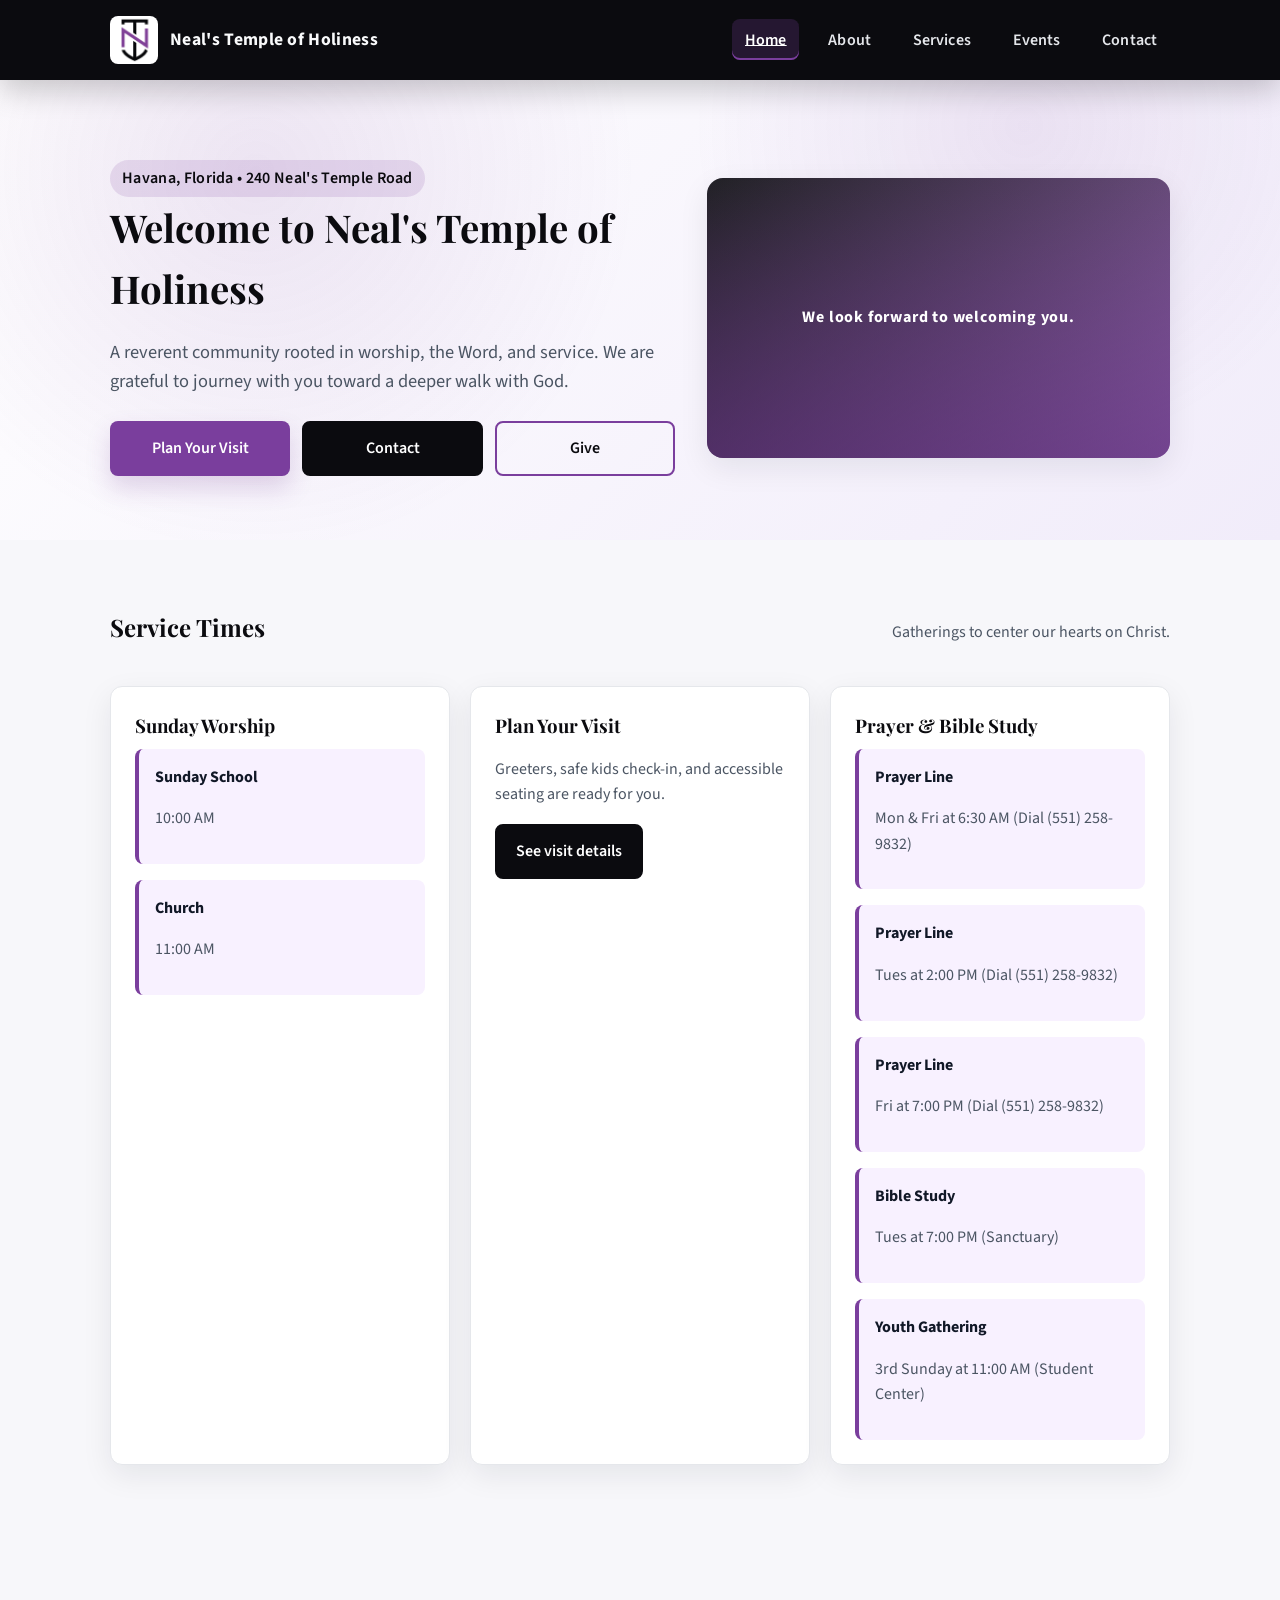
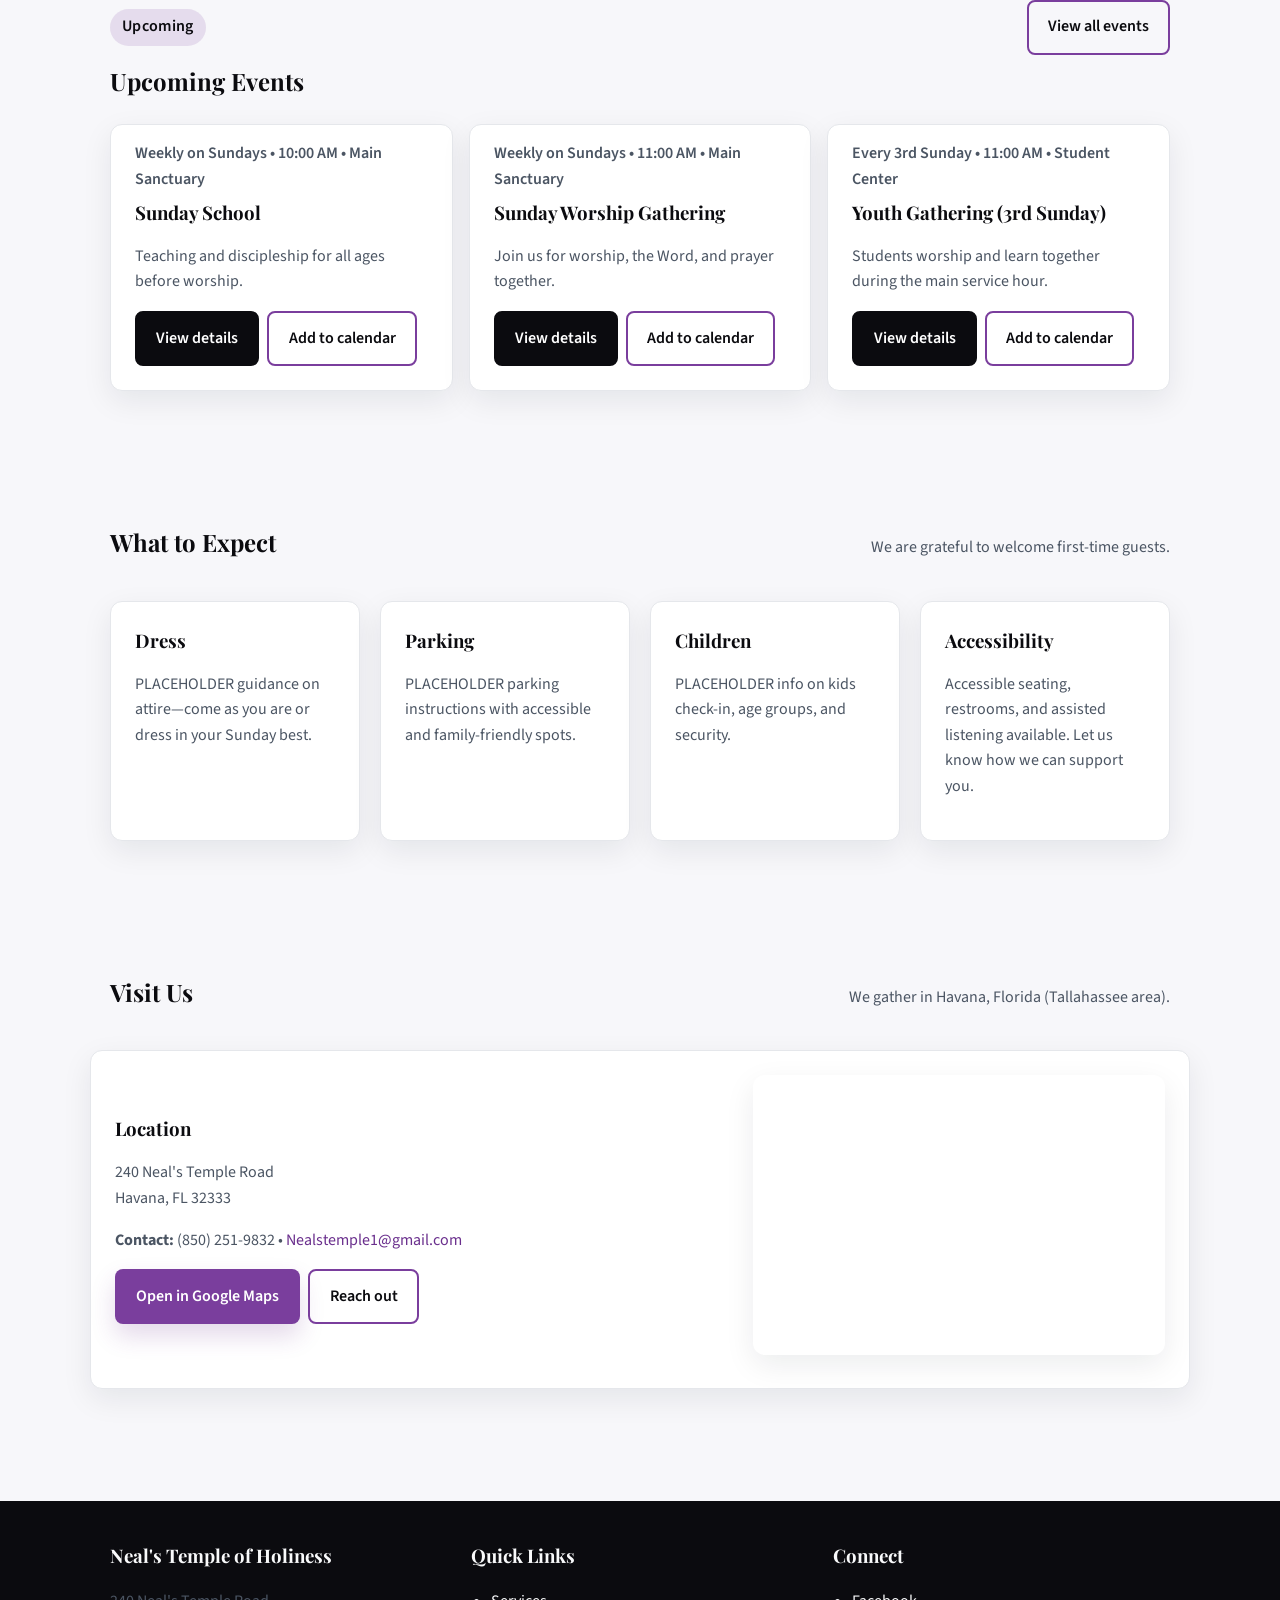
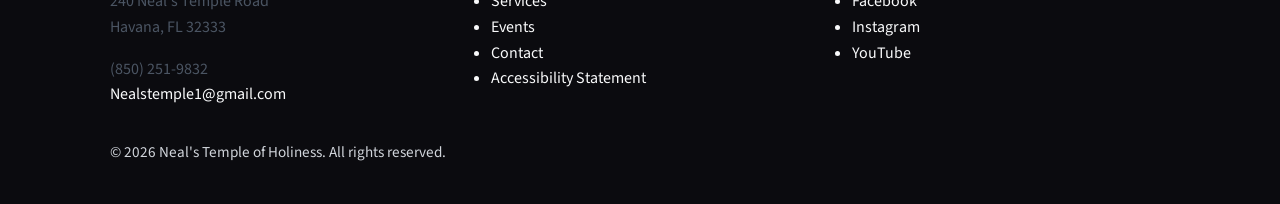
<file: index.html>
<!DOCTYPE html>
<html lang="en">
<head>
  <meta charset="UTF-8">
  <meta name="viewport" content="width=device-width, initial-scale=1.0">
  <title>Neal's Temple of Holiness | Welcome Home</title>
  <meta name="description" content="A welcoming church community in Havana, Florida (Tallahassee area) pursuing holiness, worship, and service.">
  <meta property="og:site_name" content="Neal's Temple of Holiness">
  <meta property="og:title" content="Neal's Temple of Holiness | Welcome Home">
  <meta property="og:description" content="Discover a welcoming church family in Havana, Florida (Tallahassee area).">
  <meta property="og:image" content="assets/images/hero-placeholder.jpg">
  <meta property="og:url" content="https://nealstempleofholiness.com/">
  <link rel="icon" href="assets/favicons/favicon.ico">
  <link rel="apple-touch-icon" href="assets/favicons/apple-touch-icon.png">
  <link rel="preconnect" href="https://fonts.googleapis.com">
  <link rel="preconnect" href="https://fonts.gstatic.com" crossorigin>
  <link href="https://fonts.googleapis.com/css2?family=Playfair+Display:wght@600;700&family=Source+Sans+3:wght@400;500;600;700&display=swap" rel="stylesheet">
  <link rel="stylesheet" href="assets/css/styles.css">
</head>
<body data-page="home">
  <a class="skip-link" href="#main">Skip to content</a>
  <header class="site-header">
    <div class="container">
      <a class="brand" href="index.html">
        <img src="brand/main_logo.jpg" alt="Neal's Temple of Holiness" onerror="this.style.display='none'; this.nextElementSibling.style.display='inline';">
        <span class="brand-fallback">Neal's Temple of Holiness</span>
      </a>
      <button class="nav-toggle" aria-expanded="false" aria-controls="nav-menu">
        <span class="sr-only">Toggle navigation</span>
        <span></span><span></span><span></span>
      </button>
      <nav class="site-nav" id="nav-menu">
        <ul class="nav-links">
          <li><a href="index.html" data-page="home">Home</a></li>
          <li><a href="about.html" data-page="about">About</a></li>
          <li><a href="services.html" data-page="services">Services</a></li>
          <li><a href="events.html" data-page="events">Events</a></li>
          <li><a href="contact.html" data-page="contact">Contact</a></li>
        </ul>
      </nav>
    </div>
  </header>

  <main id="main">
    <section class="hero">
      <div class="container hero-grid">
        <div>
          <div class="badge">Havana, Florida • 240 Neal's Temple Road</div>
          <h1>Welcome to Neal's Temple of Holiness</h1>
          <p class="lead">A reverent community rooted in worship, the Word, and service. We are grateful to journey with you toward a deeper walk with God.</p>
          <div class="cards-grid" style="gap:0.75rem; grid-template-columns: repeat(auto-fit, minmax(160px, 1fr));">
            <a class="btn btn-primary" href="services.html#plan">Plan Your Visit</a>
            <a class="btn btn-secondary" href="contact.html">Contact</a>
            <a class="btn btn-ghost" href="contact.html#giving">Give</a>
          </div>
        </div>
        <div class="hero-media" aria-hidden="true"></div>
      </div>
    </section>

    <section>
      <div class="container section-heading">
        <h2>Service Times</h2>
        <p>Gatherings to center our hearts on Christ.</p>
      </div>
      <div class="container cards-grid">
        <article class="card">
          <h3>Sunday Worship</h3>
          <div class="service-times">
            <div class="service-time">
              <strong>Sunday School</strong>
              <p>10:00 AM</p>
            </div>
            <div class="service-time">
              <strong>Church</strong>
              <p>11:00 AM</p>
            </div>
          </div>
        </article>
        <article class="card">
          <h3>Plan Your Visit</h3>
          <p>Greeters, safe kids check-in, and accessible seating are ready for you.</p>
          <a class="btn btn-secondary" href="services.html#plan">See visit details</a>
        </article>
        <article class="card">
          <h3>Prayer &amp; Bible Study</h3>
          <div class="service-times">
            <div class="service-time">
              <strong>Prayer Line</strong>
              <p>Mon &amp; Fri at 6:30 AM (Dial (551) 258-9832)</p>
            </div>
            <div class="service-time">
              <strong>Prayer Line</strong>
              <p>Tues at 2:00 PM (Dial (551) 258-9832)</p>
            </div>
            <div class="service-time">
              <strong>Prayer Line</strong>
              <p>Fri at 7:00 PM (Dial (551) 258-9832)</p>
            </div>
            <div class="service-time">
              <strong>Bible Study</strong>
              <p>Tues at 7:00 PM (Sanctuary)</p>
            </div>
            <div class="service-time">
              <strong>Youth Gathering</strong>
              <p>3rd Sunday at 11:00 AM (Student Center)</p>
            </div>
          </div>
        </article>
      </div>
    </section>

    <section aria-labelledby="upcoming-heading">
      <div class="container section-heading">
        <div>
          <p class="badge">Upcoming</p>
          <h2 id="upcoming-heading">Upcoming Events</h2>
        </div>
        <a class="btn btn-ghost" href="events.html#events">View all events</a>
      </div>
      <div class="container card-list" data-events="upcoming" aria-live="polite"></div>
    </section>

    <section>
      <div class="container section-heading">
        <h2>What to Expect</h2>
        <p>We are grateful to welcome first-time guests.</p>
      </div>
      <div class="container summary-grid">
        <article class="card">
          <h3>Dress</h3>
          <p>PLACEHOLDER guidance on attire—come as you are or dress in your Sunday best.</p>
        </article>
        <article class="card">
          <h3>Parking</h3>
          <p>PLACEHOLDER parking instructions with accessible and family-friendly spots.</p>
        </article>
        <article class="card">
          <h3>Children</h3>
          <p>PLACEHOLDER info on kids check-in, age groups, and security.</p>
        </article>
        <article class="card">
          <h3>Accessibility</h3>
          <p>Accessible seating, restrooms, and assisted listening available. Let us know how we can support you.</p>
        </article>
      </div>
    </section>

    <section>
      <div class="container section-heading">
        <h2>Visit Us</h2>
        <p>We gather in Havana, Florida (Tallahassee area).</p>
      </div>
      <div class="container card location-card">
        <div>
          <h3>Location</h3>
          <p>240 Neal's Temple Road<br>Havana, FL 32333</p>
          <p><strong>Contact:</strong> (850) 251-9832 • <a href="mailto:Nealstemple1@gmail.com">Nealstemple1@gmail.com</a></p>
          <div class="event-actions">
            <a class="btn btn-primary" href="https://www.google.com/maps?q=240%20Neal%27s%20Temple%20Road,%20Havana,%20FL%2032333" target="_blank" rel="noopener">Open in Google Maps</a>
            <a class="btn btn-ghost" href="contact.html">Reach out</a>
          </div>
        </div>
        <div>
          <iframe
            class="map-embed"
            title="Map showing 240 Neal's Temple Road, Havana, FL"
            aria-label="Map showing 240 Neal's Temple Road, Havana, FL"
            src="https://www.openstreetmap.org/export/embed.html?bbox=-84.442%2C30.560%2C-84.412%2C30.580&layer=mapnik&marker=30.570%2C-84.427"
            loading="lazy">
          </iframe>
        </div>
      </div>
    </section>
  </main>

  <footer class="footer">
    <div class="container footer-grid">
      <div>
        <h3>Neal's Temple of Holiness</h3>
        <p>240 Neal's Temple Road<br>Havana, FL 32333</p>
        <p>(850) 251-9832<br><a href="mailto:Nealstemple1@gmail.com">Nealstemple1@gmail.com</a></p>
      </div>
      <div>
        <h3>Quick Links</h3>
        <ul class="info-list">
          <li><a href="services.html">Services</a></li>
          <li><a href="events.html">Events</a></li>
          <li><a href="contact.html">Contact</a></li>
          <li><a href="contact.html#accessibility">Accessibility Statement</a></li>
        </ul>
      </div>
      <div>
        <h3>Connect</h3>
        <ul class="info-list">
          <li><a href="https://www.facebook.com/p/Neals-Temple-Holiness-Church-100075989018429/" target="_blank" rel="noopener noreferrer">Facebook</a></li>
          <li><a href="#">Instagram</a></li>
          <li><a href="#">YouTube</a></li>
        </ul>
      </div>
    </div>
    <div class="container small">© <span id="year"></span> Neal's Temple of Holiness. All rights reserved.</div>
  </footer>

  <script defer src="assets/js/main.js"></script>
  <script>
    document.getElementById('year').textContent = new Date().getFullYear();
  </script>
</body>
</html>
</file>
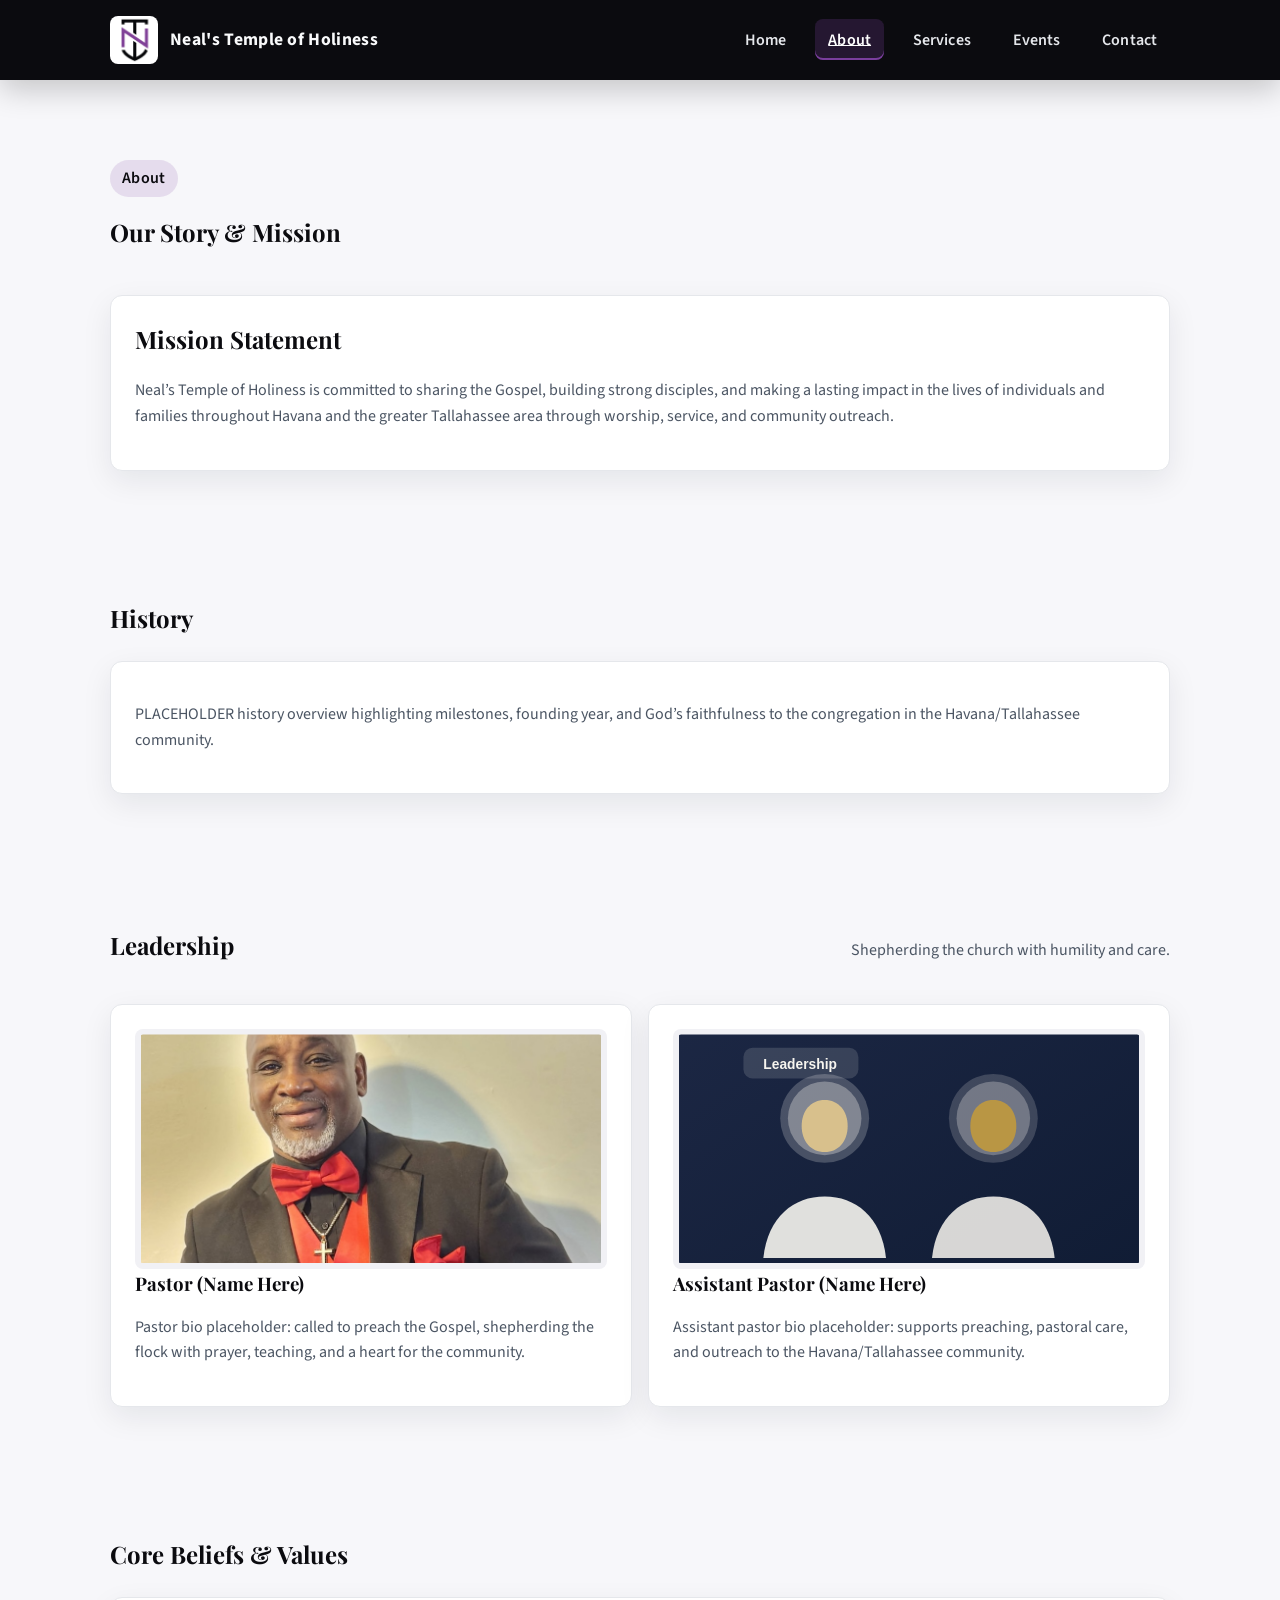
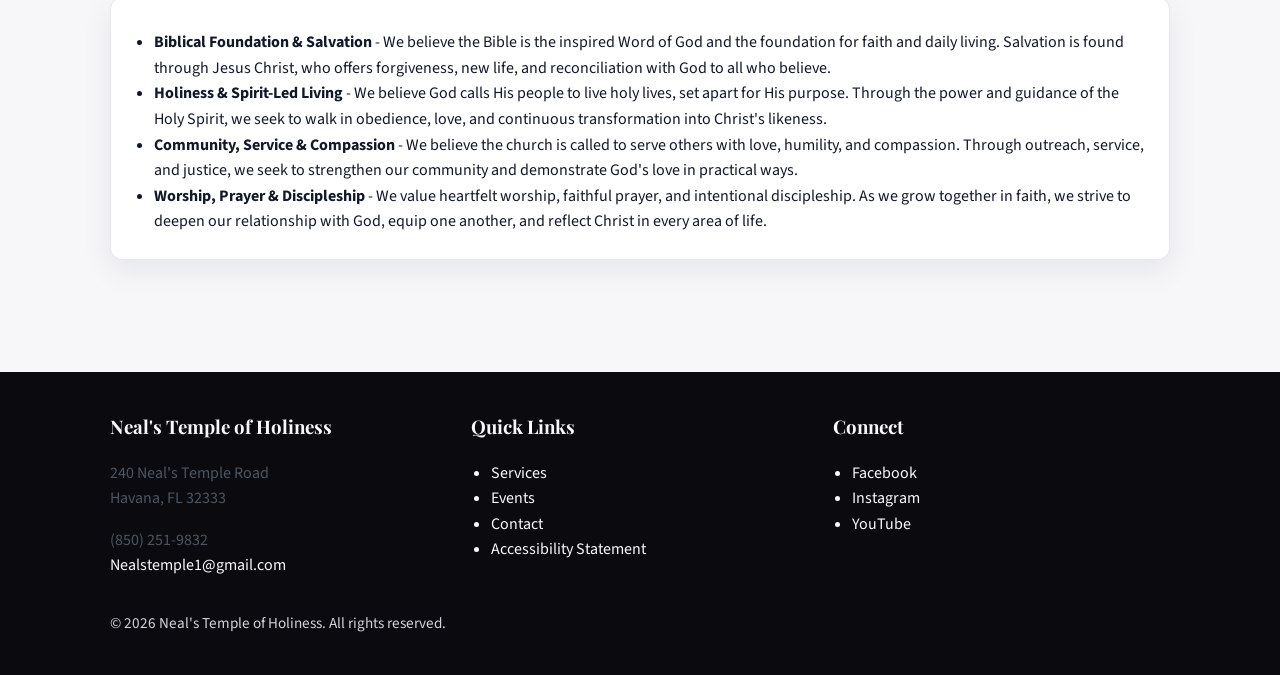
<file: about.html>
<!DOCTYPE html>
<html lang="en">
<head>
  <meta charset="UTF-8">
  <meta name="viewport" content="width=device-width, initial-scale=1.0">
  <title>About | Neal's Temple of Holiness</title>
  <meta name="description" content="Learn about the mission, history, and leadership of Neal's Temple of Holiness in Havana, Florida (Tallahassee area).">
  <meta property="og:site_name" content="Neal's Temple of Holiness">
  <meta property="og:title" content="About | Neal's Temple of Holiness">
  <meta property="og:description" content="Mission, history, and leadership at Neal's Temple of Holiness in Havana, Florida.">
  <meta property="og:image" content="assets/images/hero-placeholder.jpg">
  <meta property="og:url" content="https://nealstempleofholiness.com/about.html">
  <link rel="icon" href="assets/favicons/favicon.ico">
  <link rel="apple-touch-icon" href="assets/favicons/apple-touch-icon.png">
  <link rel="preconnect" href="https://fonts.googleapis.com">
  <link rel="preconnect" href="https://fonts.gstatic.com" crossorigin>
  <link href="https://fonts.googleapis.com/css2?family=Playfair+Display:wght@600;700&family=Source+Sans+3:wght@400;500;600;700&display=swap" rel="stylesheet">
  <link rel="stylesheet" href="assets/css/styles.css">
</head>
<body data-page="about">
  <a class="skip-link" href="#main">Skip to content</a>
  <header class="site-header">
    <div class="container">
      <a class="brand" href="index.html">
        <img src="brand/main_logo.jpg" alt="Neal's Temple of Holiness" onerror="this.style.display='none'; this.nextElementSibling.style.display='inline';">
        <span class="brand-fallback">Neal's Temple of Holiness</span>
      </a>
      <button class="nav-toggle" aria-expanded="false" aria-controls="nav-menu">
        <span class="sr-only">Toggle navigation</span>
        <span></span><span></span><span></span>
      </button>
      <nav class="site-nav" id="nav-menu">
        <ul class="nav-links">
          <li><a href="index.html" data-page="home">Home</a></li>
          <li><a href="about.html" data-page="about">About</a></li>
          <li><a href="services.html" data-page="services">Services</a></li>
          <li><a href="events.html" data-page="events">Events</a></li>
          <li><a href="contact.html" data-page="contact">Contact</a></li>
        </ul>
      </nav>
    </div>
  </header>

  <main id="main" class="container">
    <section>
      <div class="section-heading">
        <div>
          <p class="badge">About</p>
          <h1>Our Story &amp; Mission</h1>
        </div>
      </div>
      <div class="card">
        <h2>Mission Statement</h2>
        <p>Neal’s Temple of Holiness is committed to sharing the Gospel, building strong disciples, and making a lasting impact in the lives of individuals and families throughout Havana and the greater Tallahassee area through worship, service, and community outreach.</p>
      </div>
    </section>

    <section>
      <div class="section-heading">
        <h2>History</h2>
      </div>
      <div class="card">
        <p>PLACEHOLDER history overview highlighting milestones, founding year, and God’s faithfulness to the congregation in the Havana/Tallahassee community.</p>
      </div>
    </section>

    <section>
      <div class="section-heading">
        <h2>Leadership</h2>
        <p>Shepherding the church with humility and care.</p>
      </div>
      <div class="leadership-grid">
        <article class="card leader-card">
          <img class="leader-photo--portrait" src="brand/pastor1.jpg" alt="Portrait of Pastor" style="--leader-focus-y: 25%;">
          <h3>Pastor (Name Here)</h3>
          <p>Pastor bio placeholder: called to preach the Gospel, shepherding the flock with prayer, teaching, and a heart for the community.</p>
        </article>
        <article class="card leader-card">
          <img src="assets/images/leadership-placeholder.svg" alt="Leadership team member placeholder">
          <h3>Assistant Pastor (Name Here)</h3>
          <p>Assistant pastor bio placeholder: supports preaching, pastoral care, and outreach to the Havana/Tallahassee community.</p>
        </article>
      </div>
    </section>

    <section>
      <div class="section-heading">
        <h2>Core Beliefs &amp; Values</h2>
      </div>
      <div class="card">
        <ul class="info-list">
          <li><strong>Biblical Foundation &amp; Salvation</strong> - We believe the Bible is the inspired Word of God and the foundation for faith and daily living. Salvation is found through Jesus Christ, who offers forgiveness, new life, and reconciliation with God to all who believe.</li>
          <li><strong>Holiness &amp; Spirit-Led Living</strong> - We believe God calls His people to live holy lives, set apart for His purpose. Through the power and guidance of the Holy Spirit, we seek to walk in obedience, love, and continuous transformation into Christ's likeness.</li>
          <li><strong>Community, Service &amp; Compassion</strong> - We believe the church is called to serve others with love, humility, and compassion. Through outreach, service, and justice, we seek to strengthen our community and demonstrate God's love in practical ways.</li>
          <li><strong>Worship, Prayer &amp; Discipleship</strong> - We value heartfelt worship, faithful prayer, and intentional discipleship. As we grow together in faith, we strive to deepen our relationship with God, equip one another, and reflect Christ in every area of life.</li>
        </ul>
      </div>
    </section>
  </main>

  <footer class="footer">
    <div class="container footer-grid">
      <div>
        <h3>Neal's Temple of Holiness</h3>
        <p>240 Neal's Temple Road<br>Havana, FL 32333</p>
        <p>(850) 251-9832<br><a href="mailto:Nealstemple1@gmail.com">Nealstemple1@gmail.com</a></p>
      </div>
      <div>
        <h3>Quick Links</h3>
        <ul class="info-list">
          <li><a href="services.html">Services</a></li>
          <li><a href="events.html">Events</a></li>
          <li><a href="contact.html">Contact</a></li>
          <li><a href="contact.html#accessibility">Accessibility Statement</a></li>
        </ul>
      </div>
      <div>
        <h3>Connect</h3>
        <ul class="info-list">
          <li><a href="https://www.facebook.com/p/Neals-Temple-Holiness-Church-100075989018429/" target="_blank" rel="noopener noreferrer">Facebook</a></li>
          <li><a href="#">Instagram</a></li>
          <li><a href="#">YouTube</a></li>
        </ul>
      </div>
    </div>
    <div class="container small">© <span id="year"></span> Neal's Temple of Holiness. All rights reserved.</div>
  </footer>

  <script defer src="assets/js/main.js"></script>
  <script>document.getElementById('year').textContent = new Date().getFullYear();</script>
</body>
</html>
</file>
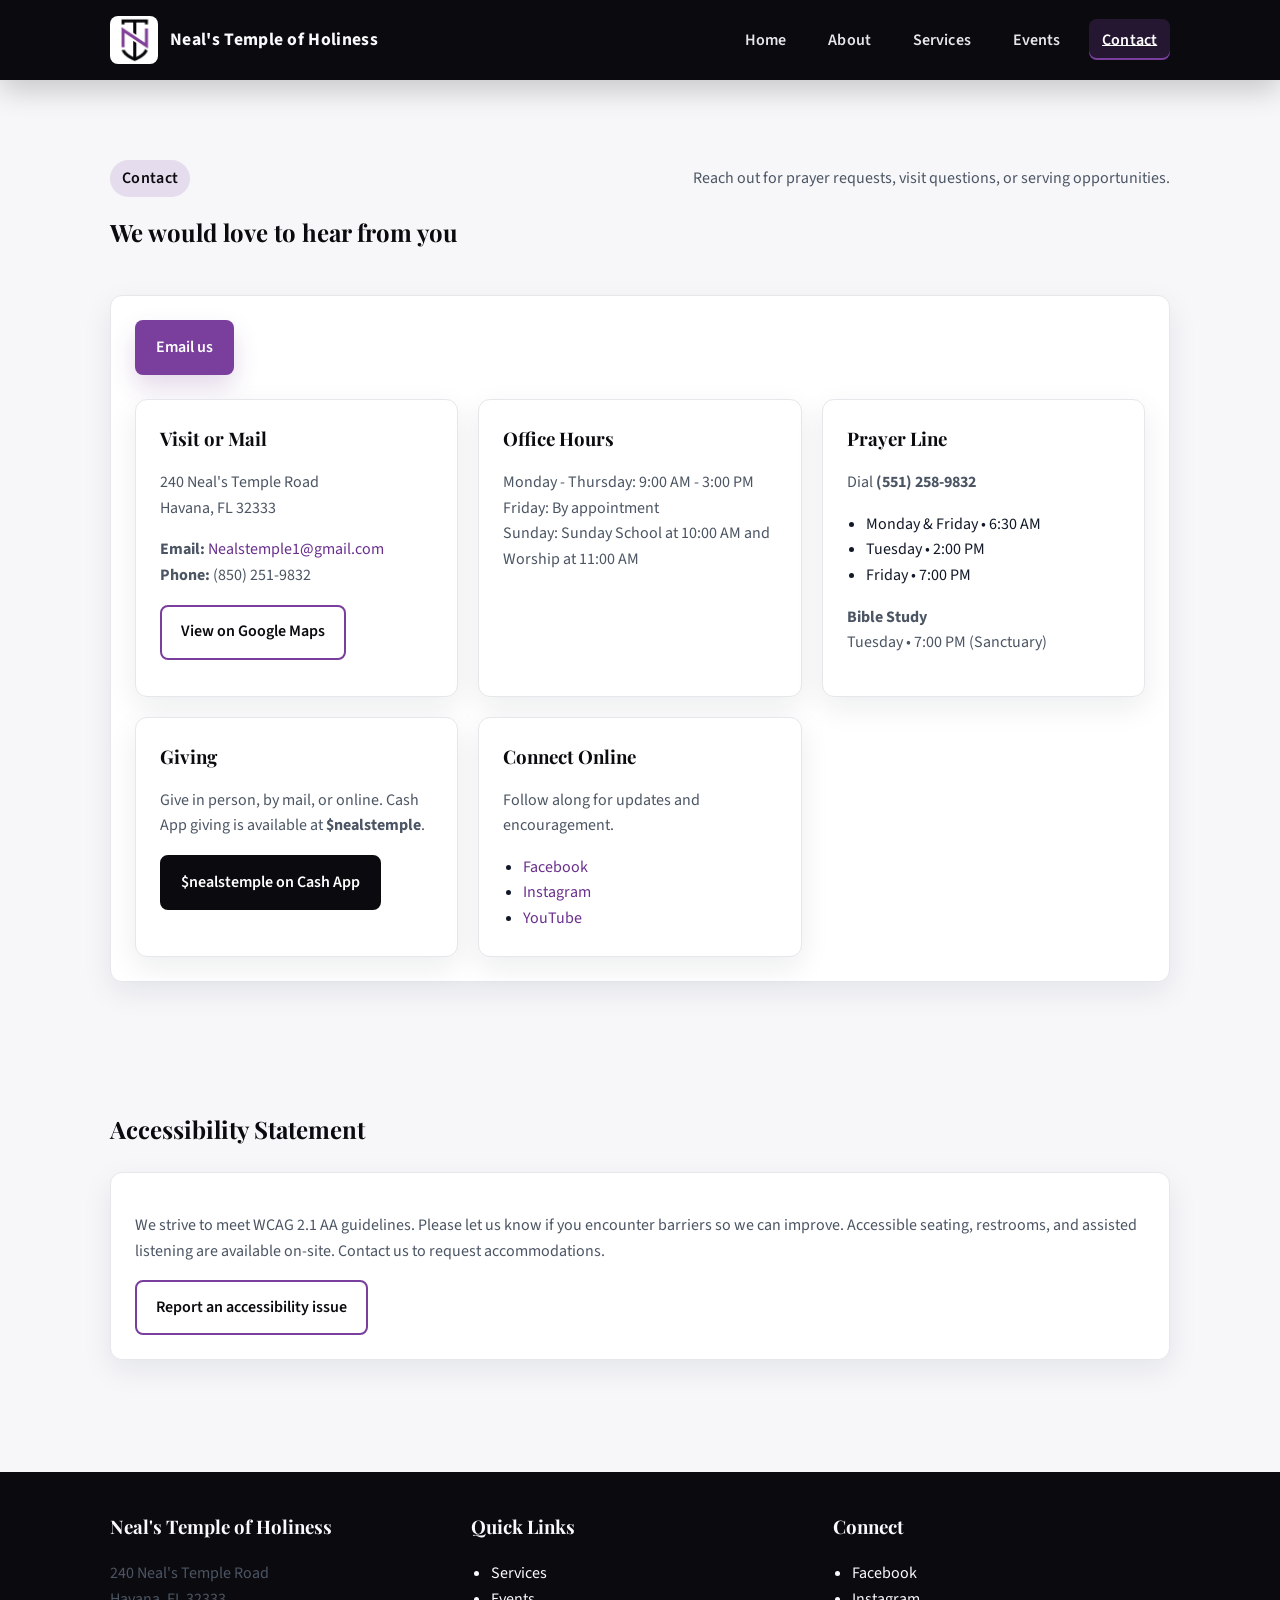
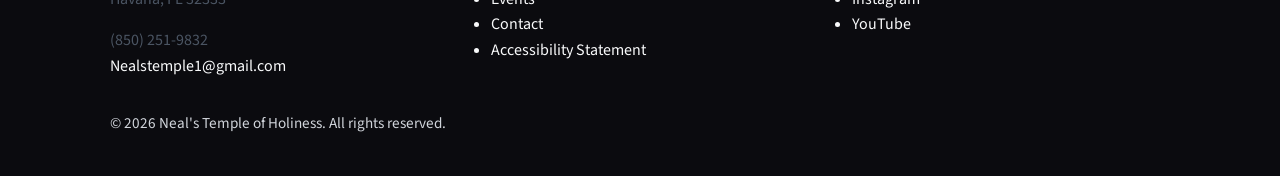
<file: contact.html>
<!DOCTYPE html>
<html lang="en">
<head>
  <meta charset="UTF-8">
  <meta name="viewport" content="width=device-width, initial-scale=1.0">
  <title>Contact | Neal's Temple of Holiness</title>
  <meta name="description" content="Contact Neal's Temple of Holiness in Havana, Florida (Tallahassee area). Send a message, view office hours, and learn about giving.">
  <meta property="og:site_name" content="Neal's Temple of Holiness">
  <meta property="og:title" content="Contact | Neal's Temple of Holiness">
  <meta property="og:description" content="Get in touch with Neal's Temple of Holiness in Havana, Florida.">
  <meta property="og:image" content="assets/images/hero-placeholder.jpg">
  <meta property="og:url" content="https://nealstempleofholiness.com/contact.html">
  <link rel="icon" href="assets/favicons/favicon.ico">
  <link rel="apple-touch-icon" href="assets/favicons/apple-touch-icon.png">
  <link rel="preconnect" href="https://fonts.googleapis.com">
  <link rel="preconnect" href="https://fonts.gstatic.com" crossorigin>
  <link href="https://fonts.googleapis.com/css2?family=Playfair+Display:wght@600;700&family=Source+Sans+3:wght@400;500;600;700&display=swap" rel="stylesheet">
  <link rel="stylesheet" href="assets/css/styles.css">
</head>
<body data-page="contact">
  <a class="skip-link" href="#main">Skip to content</a>
  <header class="site-header">
    <div class="container">
      <a class="brand" href="index.html">
        <img src="brand/main_logo.jpg" alt="Neal's Temple of Holiness" onerror="this.style.display='none'; this.nextElementSibling.style.display='inline';">
        <span class="brand-fallback">Neal's Temple of Holiness</span>
      </a>
      <button class="nav-toggle" aria-expanded="false" aria-controls="nav-menu">
        <span class="sr-only">Toggle navigation</span>
        <span></span><span></span><span></span>
      </button>
      <nav class="site-nav" id="nav-menu">
        <ul class="nav-links">
          <li><a href="index.html" data-page="home">Home</a></li>
          <li><a href="about.html" data-page="about">About</a></li>
          <li><a href="services.html" data-page="services">Services</a></li>
          <li><a href="events.html" data-page="events">Events</a></li>
          <li><a href="contact.html" data-page="contact">Contact</a></li>
        </ul>
      </nav>
    </div>
  </header>

  <main id="main" class="container">
    <section>
      <div class="section-heading">
        <div>
          <p class="badge">Contact</p>
          <h1>We would love to hear from you</h1>
        </div>
        <p>Reach out for prayer requests, visit questions, or serving opportunities.</p>
      </div>
      <div class="card" style="display:grid; gap:1.5rem;">
        <div style="display:flex; gap:0.75rem; flex-wrap:wrap;">
          <a class="btn btn-primary" href="mailto:Nealstemple1@gmail.com?subject=Contact%20from%20website" aria-label="Email Neal's Temple of Holiness">Email us</a>
        </div>
        <div class="summary-grid">
          <article class="card">
            <h3>Visit or Mail</h3>
            <p>240 Neal's Temple Road<br>Havana, FL 32333</p>
            <p><strong>Email:</strong> <a href="mailto:Nealstemple1@gmail.com">Nealstemple1@gmail.com</a><br><strong>Phone:</strong> (850) 251-9832</p>
            <a class="btn btn-ghost" href="https://www.google.com/maps?q=240%20Neal%27s%20Temple%20Road,%20Havana,%20FL%2032333" target="_blank" rel="noopener">View on Google Maps</a>
          </article>
          <article class="card">
            <h3>Office Hours</h3>
            <p>Monday - Thursday: 9:00 AM - 3:00 PM<br>Friday: By appointment<br>Sunday: Sunday School at 10:00 AM and Worship at 11:00 AM</p>
          </article>
          <article class="card">
            <h3>Prayer Line</h3>
            <p>Dial <strong>(551) 258-9832</strong></p>
            <ul class="info-list">
              <li>Monday &amp; Friday • 6:30 AM</li>
              <li>Tuesday • 2:00 PM</li>
              <li>Friday • 7:00 PM</li>
            </ul>
            <p><strong>Bible Study</strong><br>Tuesday • 7:00 PM (Sanctuary)</p>
          </article>
          <article class="card" id="giving">
            <h3>Giving</h3>
            <p>Give in person, by mail, or online. Cash App giving is available at <strong>$nealstemple</strong>.</p>
            <div style="display:flex; gap:0.75rem; flex-wrap:wrap;">
              <a class="btn btn-secondary" href="https://cash.app/$nealstemple" target="_blank" rel="noopener noreferrer" aria-label="Give via Cash App">$nealstemple on Cash App</a>
            </div>
          </article>
          <article class="card">
            <h3>Connect Online</h3>
            <p>Follow along for updates and encouragement.</p>
            <ul class="info-list">
              <li><a href="https://www.facebook.com/p/Neals-Temple-Holiness-Church-100075989018429/" target="_blank" rel="noopener noreferrer">Facebook</a></li>
              <li><a href="#">Instagram</a></li>
              <li><a href="#">YouTube</a></li>
            </ul>
          </article>
        </div>
      </div>
    </section>

    <section id="accessibility">
      <div class="section-heading">
        <h2>Accessibility Statement</h2>
      </div>
      <div class="card">
        <p>We strive to meet WCAG 2.1 AA guidelines. Please let us know if you encounter barriers so we can improve. Accessible seating, restrooms, and assisted listening are available on-site. Contact us to request accommodations.</p>
        <a class="btn btn-ghost" href="mailto:Nealstemple1@gmail.com">Report an accessibility issue</a>
      </div>
    </section>
  </main>

  <footer class="footer">
    <div class="container footer-grid">
      <div>
        <h3>Neal's Temple of Holiness</h3>
        <p>240 Neal's Temple Road<br>Havana, FL 32333</p>
        <p>(850) 251-9832<br><a href="mailto:Nealstemple1@gmail.com">Nealstemple1@gmail.com</a></p>
      </div>
      <div>
        <h3>Quick Links</h3>
        <ul class="info-list">
          <li><a href="services.html">Services</a></li>
          <li><a href="events.html">Events</a></li>
          <li><a href="contact.html">Contact</a></li>
          <li><a href="contact.html#accessibility">Accessibility Statement</a></li>
        </ul>
      </div>
      <div>
        <h3>Connect</h3>
        <ul class="info-list">
          <li><a href="https://www.facebook.com/p/Neals-Temple-Holiness-Church-100075989018429/" target="_blank" rel="noopener noreferrer">Facebook</a></li>
          <li><a href="#">Instagram</a></li>
          <li><a href="#">YouTube</a></li>
        </ul>
      </div>
    </div>
    <div class="container small">© <span id="year"></span> Neal's Temple of Holiness. All rights reserved.</div>
  </footer>

  <script defer src="assets/js/main.js"></script>
  <script>document.getElementById('year').textContent = new Date().getFullYear();</script>
</body>
</html>
</file>
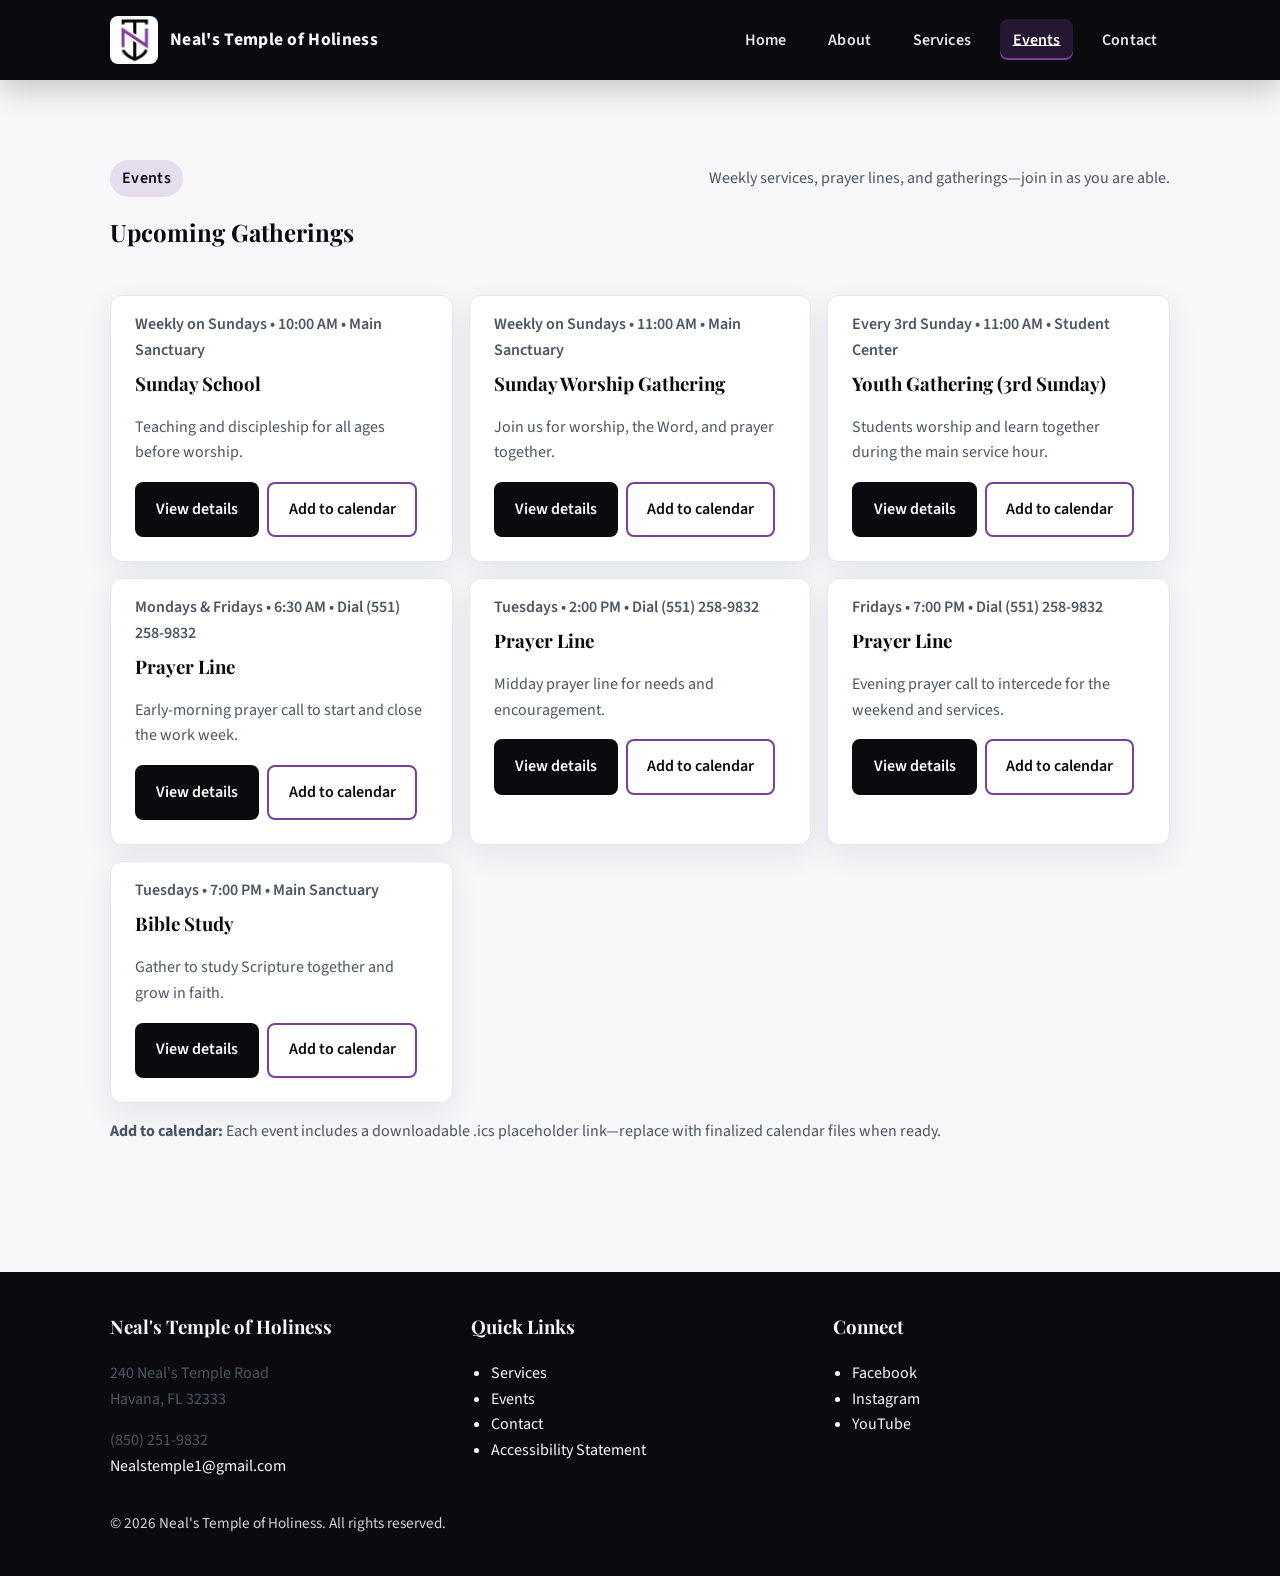
<file: events.html>
<!DOCTYPE html>
<html lang="en">
<head>
  <meta charset="UTF-8">
  <meta name="viewport" content="width=device-width, initial-scale=1.0">
  <title>Events | Neal's Temple of Holiness</title>
  <meta name="description" content="Upcoming events at Neal's Temple of Holiness in Havana, Florida (Tallahassee area).">
  <meta property="og:site_name" content="Neal's Temple of Holiness">
  <meta property="og:title" content="Events | Neal's Temple of Holiness">
  <meta property="og:description" content="Stay up to date with services and gatherings at Neal's Temple of Holiness in Havana, Florida.">
  <meta property="og:image" content="assets/images/hero-placeholder.jpg">
  <meta property="og:url" content="https://nealstempleofholiness.com/events.html">
  <link rel="icon" href="assets/favicons/favicon.ico">
  <link rel="apple-touch-icon" href="assets/favicons/apple-touch-icon.png">
  <link rel="preconnect" href="https://fonts.googleapis.com">
  <link rel="preconnect" href="https://fonts.gstatic.com" crossorigin>
  <link href="https://fonts.googleapis.com/css2?family=Playfair+Display:wght@600;700&family=Source+Sans+3:wght@400;500;600;700&display=swap" rel="stylesheet">
  <link rel="stylesheet" href="assets/css/styles.css">
</head>
<body data-page="events">
  <a class="skip-link" href="#main">Skip to content</a>
  <header class="site-header">
    <div class="container">
      <a class="brand" href="index.html">
        <img src="brand/main_logo.jpg" alt="Neal's Temple of Holiness" onerror="this.style.display='none'; this.nextElementSibling.style.display='inline';">
        <span class="brand-fallback">Neal's Temple of Holiness</span>
      </a>
      <button class="nav-toggle" aria-expanded="false" aria-controls="nav-menu">
        <span class="sr-only">Toggle navigation</span>
        <span></span><span></span><span></span>
      </button>
      <nav class="site-nav" id="nav-menu">
        <ul class="nav-links">
          <li><a href="index.html" data-page="home">Home</a></li>
          <li><a href="about.html" data-page="about">About</a></li>
          <li><a href="services.html" data-page="services">Services</a></li>
          <li><a href="events.html" data-page="events">Events</a></li>
          <li><a href="contact.html" data-page="contact">Contact</a></li>
        </ul>
      </nav>
    </div>
  </header>

  <main id="main" class="container">
    <section id="events">
      <div class="section-heading">
        <div>
          <p class="badge">Events</p>
          <h1>Upcoming Gatherings</h1>
        </div>
        <p>Weekly services, prayer lines, and gatherings—join in as you are able.</p>
      </div>
      <div class="card-list" data-events="full" aria-live="polite">
        <p class="sr-only">Events list loads dynamically. Highlights include Sunday School 10:00 AM, Worship 11:00 AM, Youth Gathering (3rd Sunday 11:00 AM), Prayer Lines Mon/Fri 6:30 AM, Tues 2:00 PM, Fri 7:00 PM, and Tuesday Bible Study 7:00 PM.</p>
      </div>
      <p><strong>Add to calendar:</strong> Each event includes a downloadable .ics placeholder link—replace with finalized calendar files when ready.</p>
    </section>
  </main>

  <footer class="footer">
    <div class="container footer-grid">
      <div>
        <h3>Neal's Temple of Holiness</h3>
        <p>240 Neal's Temple Road<br>Havana, FL 32333</p>
        <p>(850) 251-9832<br><a href="mailto:Nealstemple1@gmail.com">Nealstemple1@gmail.com</a></p>
      </div>
      <div>
        <h3>Quick Links</h3>
        <ul class="info-list">
          <li><a href="services.html">Services</a></li>
          <li><a href="events.html">Events</a></li>
          <li><a href="contact.html">Contact</a></li>
          <li><a href="contact.html#accessibility">Accessibility Statement</a></li>
        </ul>
      </div>
      <div>
        <h3>Connect</h3>
        <ul class="info-list">
          <li><a href="https://www.facebook.com/p/Neals-Temple-Holiness-Church-100075989018429/" target="_blank" rel="noopener noreferrer">Facebook</a></li>
          <li><a href="#">Instagram</a></li>
          <li><a href="#">YouTube</a></li>
        </ul>
      </div>
    </div>
    <div class="container small">© <span id="year"></span> Neal's Temple of Holiness. All rights reserved.</div>
  </footer>

  <script defer src="assets/js/main.js"></script>
  <script>document.getElementById('year').textContent = new Date().getFullYear();</script>
</body>
</html>
</file>
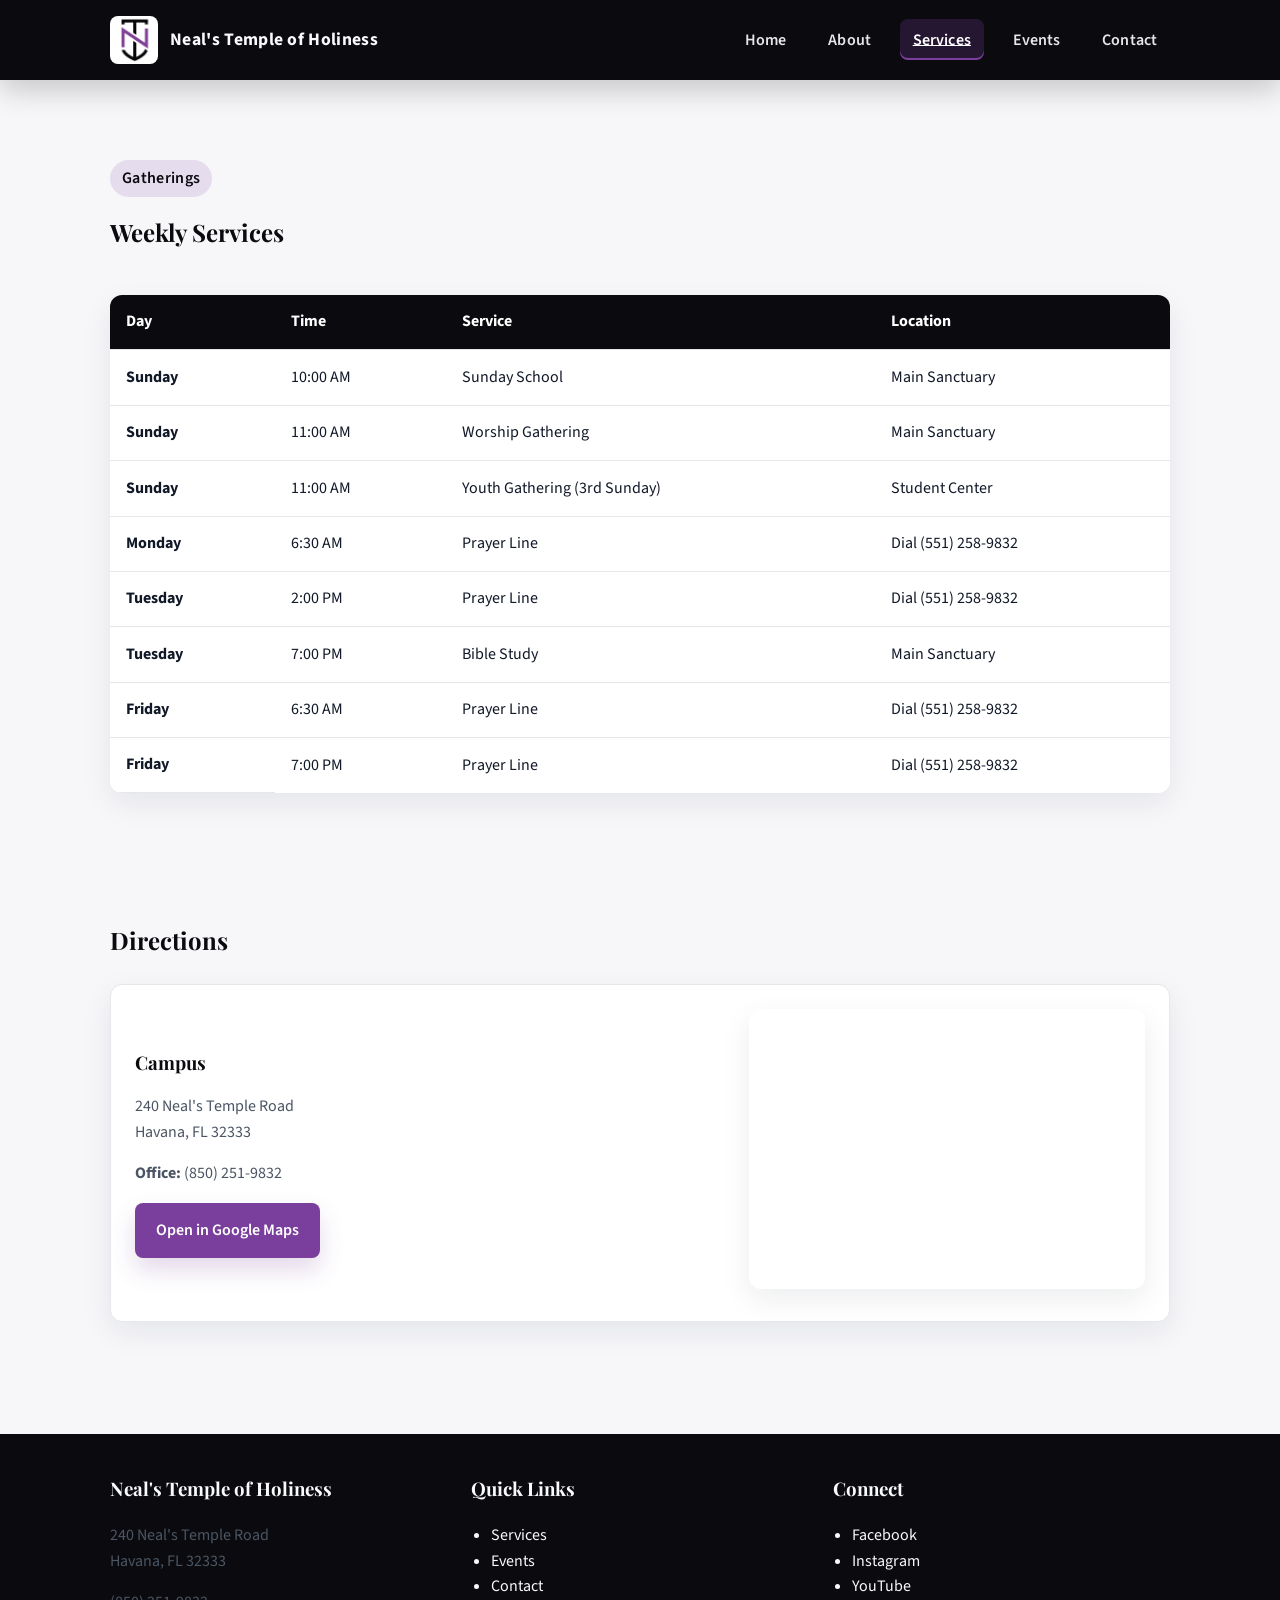
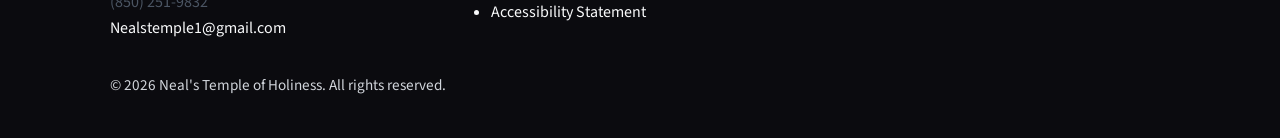
<file: services.html>
<!DOCTYPE html>
<html lang="en">
<head>
  <meta charset="UTF-8">
  <meta name="viewport" content="width=device-width, initial-scale=1.0">
  <title>Services | Neal's Temple of Holiness</title>
  <meta name="description" content="Service times, schedules, and what to expect at Neal's Temple of Holiness in Havana, Florida (Tallahassee area).">
  <meta property="og:site_name" content="Neal's Temple of Holiness">
  <meta property="og:title" content="Services | Neal's Temple of Holiness">
  <meta property="og:description" content="Find weekly and special services at Neal's Temple of Holiness in Havana, Florida.">
  <meta property="og:image" content="assets/images/hero-placeholder.jpg">
  <meta property="og:url" content="https://nealstempleofholiness.com/services.html">
  <link rel="icon" href="assets/favicons/favicon.ico">
  <link rel="apple-touch-icon" href="assets/favicons/apple-touch-icon.png">
  <link rel="preconnect" href="https://fonts.googleapis.com">
  <link rel="preconnect" href="https://fonts.gstatic.com" crossorigin>
  <link href="https://fonts.googleapis.com/css2?family=Playfair+Display:wght@600;700&family=Source+Sans+3:wght@400;500;600;700&display=swap" rel="stylesheet">
  <link rel="stylesheet" href="assets/css/styles.css">
</head>
<body data-page="services">
  <a class="skip-link" href="#main">Skip to content</a>
  <header class="site-header">
    <div class="container">
      <a class="brand" href="index.html">
        <img src="brand/main_logo.jpg" alt="Neal's Temple of Holiness" onerror="this.style.display='none'; this.nextElementSibling.style.display='inline';">
        <span class="brand-fallback">Neal's Temple of Holiness</span>
      </a>
      <button class="nav-toggle" aria-expanded="false" aria-controls="nav-menu">
        <span class="sr-only">Toggle navigation</span>
        <span></span><span></span><span></span>
      </button>
      <nav class="site-nav" id="nav-menu">
        <ul class="nav-links">
          <li><a href="index.html" data-page="home">Home</a></li>
          <li><a href="about.html" data-page="about">About</a></li>
          <li><a href="services.html" data-page="services">Services</a></li>
          <li><a href="events.html" data-page="events">Events</a></li>
          <li><a href="contact.html" data-page="contact">Contact</a></li>
        </ul>
      </nav>
    </div>
  </header>

  <main id="main" class="container">
    <section>
      <div class="section-heading">
        <div>
          <p class="badge">Gatherings</p>
          <h1>Weekly Services</h1>
        </div>
      </div>
      <table class="table" aria-describedby="weekly-desc">
        <caption class="sr-only" id="weekly-desc">Weekly service schedule</caption>
        <thead>
          <tr>
            <th scope="col">Day</th>
            <th scope="col">Time</th>
            <th scope="col">Service</th>
            <th scope="col">Location</th>
          </tr>
        </thead>
        <tbody>
          <tr>
            <th scope="row">Sunday</th>
            <td>10:00 AM</td>
            <td>Sunday School</td>
            <td>Main Sanctuary</td>
          </tr>
          <tr>
            <th scope="row">Sunday</th>
            <td>11:00 AM</td>
            <td>Worship Gathering</td>
            <td>Main Sanctuary</td>
          </tr>
          <tr>
            <th scope="row">Sunday</th>
            <td>11:00 AM</td>
            <td>Youth Gathering (3rd Sunday)</td>
            <td>Student Center</td>
          </tr>
          <tr>
            <th scope="row">Monday</th>
            <td>6:30 AM</td>
            <td>Prayer Line</td>
            <td>Dial (551) 258-9832</td>
          </tr>
          <tr>
            <th scope="row">Tuesday</th>
            <td>2:00 PM</td>
            <td>Prayer Line</td>
            <td>Dial (551) 258-9832</td>
          </tr>
          <tr>
            <th scope="row">Tuesday</th>
            <td>7:00 PM</td>
            <td>Bible Study</td>
            <td>Main Sanctuary</td>
          </tr>
          <tr>
            <th scope="row">Friday</th>
            <td>6:30 AM</td>
            <td>Prayer Line</td>
            <td>Dial (551) 258-9832</td>
          </tr>
          <tr>
            <th scope="row">Friday</th>
            <td>7:00 PM</td>
            <td>Prayer Line</td>
            <td>Dial (551) 258-9832</td>
          </tr>
        </tbody>
      </table>
    </section>

    <section>
      <div class="section-heading">
        <h2>Directions</h2>
      </div>
      <div class="card location-card">
        <div>
          <h3>Campus</h3>
          <p>240 Neal's Temple Road<br>Havana, FL 32333</p>
          <p><strong>Office:</strong> (850) 251-9832</p>
          <a class="btn btn-primary" href="https://www.google.com/maps?q=240%20Neal%27s%20Temple%20Road,%20Havana,%20FL%2032333" target="_blank" rel="noopener">Open in Google Maps</a>
        </div>
        <div>
          <iframe
            class="map-embed"
            title="Map showing 240 Neal's Temple Road, Havana, FL"
            aria-label="Map showing 240 Neal's Temple Road, Havana, FL"
            src="https://www.openstreetmap.org/export/embed.html?bbox=-84.442%2C30.560%2C-84.412%2C30.580&layer=mapnik&marker=30.570%2C-84.427"
            loading="lazy">
          </iframe>
        </div>
      </div>
    </section>
  </main>

  <footer class="footer">
    <div class="container footer-grid">
      <div>
        <h3>Neal's Temple of Holiness</h3>
        <p>240 Neal's Temple Road<br>Havana, FL 32333</p>
        <p>(850) 251-9832<br><a href="mailto:Nealstemple1@gmail.com">Nealstemple1@gmail.com</a></p>
      </div>
      <div>
        <h3>Quick Links</h3>
        <ul class="info-list">
          <li><a href="services.html">Services</a></li>
          <li><a href="events.html">Events</a></li>
          <li><a href="contact.html">Contact</a></li>
          <li><a href="contact.html#accessibility">Accessibility Statement</a></li>
        </ul>
      </div>
      <div>
        <h3>Connect</h3>
        <ul class="info-list">
          <li><a href="https://www.facebook.com/p/Neals-Temple-Holiness-Church-100075989018429/" target="_blank" rel="noopener noreferrer">Facebook</a></li>
          <li><a href="#">Instagram</a></li>
          <li><a href="#">YouTube</a></li>
        </ul>
      </div>
    </div>
    <div class="container small">© <span id="year"></span> Neal's Temple of Holiness. All rights reserved.</div>
  </footer>

  <script defer src="assets/js/main.js"></script>
  <script>document.getElementById('year').textContent = new Date().getFullYear();</script>
</body>
</html>
</file>
<file: assets/css/styles.css>
:root {
  --brand-black: #0b0b0f;
  --brand-purple: #7a3e9d;
  --brand-white: #ffffff;
  --bg: #f7f7fa;
  --surface: #ffffff;
  --text: #111827;
  --text-muted: #4b5563;
  --border: #e5e7eb;
  --shadow: 0 10px 30px rgba(17, 24, 39, 0.08);
  --primary: var(--brand-purple);
  --primary-hover: #6a2f8d;
  --primary-contrast: #ffffff;
  --link: #6a2f8d;
  --link-hover: #532370;
  --focus: #a855f7;
  --header-bg: var(--brand-black);
  --header-text: #f9fafb;
  --radius-lg: 16px;
  --radius-md: 12px;
  --radius-sm: 8px;
  --font-heading: "Playfair Display", "Georgia", serif;
  --font-body: "Source Sans 3", -apple-system, BlinkMacSystemFont, "Segoe UI", sans-serif;
}

* {
  box-sizing: border-box;
}

html {
  scroll-behavior: smooth;
}

body {
  margin: 0;
  font-family: var(--font-body);
  background: var(--bg);
  color: var(--text);
  line-height: 1.6;
  min-height: 100vh;
}

a {
  color: var(--link);
  text-decoration: none;
}

a:hover {
  color: var(--link-hover);
}

img {
  max-width: 100%;
  height: auto;
  display: block;
  border-radius: var(--radius-sm);
}

h1, h2, h3, h4 {
  font-family: var(--font-heading);
  color: var(--brand-black);
  margin-top: 0;
}

p {
  color: var(--text-muted);
}

.container {
  width: 100%;
  max-width: 1100px;
  margin: 0 auto;
  padding: 0 1.25rem;
}

section {
  padding: 4rem 0;
}

.section-heading {
  display: flex;
  align-items: baseline;
  justify-content: space-between;
  gap: 1rem;
  margin-bottom: 1.5rem;
}

.section-heading h2 {
  margin: 0;
}

.btn {
  display: inline-flex;
  align-items: center;
  justify-content: center;
  gap: 0.5rem;
  padding: 0.8rem 1.2rem;
  border-radius: var(--radius-sm);
  border: 2px solid transparent;
  font-weight: 600;
  text-decoration: none;
  cursor: pointer;
  transition: transform 150ms ease, box-shadow 150ms ease, background 150ms ease, color 150ms ease;
}

.btn-primary {
  background: var(--primary);
  color: var(--primary-contrast);
  box-shadow: 0 12px 24px rgba(106, 47, 141, 0.18);
}

.btn-primary:hover,
.btn-primary:focus-visible {
  transform: translateY(-1px);
  background: var(--primary-hover);
  box-shadow: 0 16px 28px rgba(83, 35, 112, 0.28);
}

.btn-secondary {
  background: var(--brand-black);
  color: var(--brand-white);
  border-color: var(--brand-black);
}

.btn-secondary:hover,
.btn-secondary:focus-visible {
  background: #14141a;
  transform: translateY(-1px);
}

.btn-ghost {
  background: transparent;
  color: var(--brand-black);
  border-color: var(--primary);
}

.btn-ghost:hover,
.btn-ghost:focus-visible {
  background: rgba(122, 62, 157, 0.1);
}

.site-header {
  position: sticky;
  top: 0;
  z-index: 100;
  background: var(--header-bg);
  backdrop-filter: blur(6px);
  color: var(--header-text);
  box-shadow: 0 10px 30px rgba(0, 0, 0, 0.2);
}

.site-header .container {
  display: flex;
  align-items: center;
  justify-content: space-between;
  padding: 1rem 1.25rem;
}

.brand {
  display: inline-flex;
  align-items: center;
  gap: 0.75rem;
  color: var(--header-text);
  font-weight: 700;
  letter-spacing: 0.02em;
}

.brand img {
  height: 48px;
  width: auto;
}

.brand-fallback {
  display: none;
  font-size: 1.1rem;
}

.brand img[onerror] + .brand-fallback {
  display: inline;
}

.site-nav {
  display: flex;
  align-items: center;
}

.nav-links {
  display: flex;
  align-items: center;
  gap: 1rem;
  list-style: none;
  margin: 0;
  padding: 0;
}

.nav-links a {
  color: #e5e7eb;
  padding: 0.6rem 0.8rem;
  border-radius: var(--radius-sm);
  font-weight: 600;
  letter-spacing: 0.01em;
}

.nav-links a:hover,
.nav-links a:focus-visible {
  background: rgba(122, 62, 157, 0.18);
  color: var(--brand-white);
}

.nav-links a.active {
  color: var(--primary-contrast);
  background: rgba(122, 62, 157, 0.24);
  box-shadow: inset 0 -2px 0 var(--primary);
  text-decoration: underline;
}

.nav-toggle {
  display: none;
  flex-direction: column;
  gap: 0.25rem;
  background: transparent;
  border: 1px solid rgba(255, 255, 255, 0.3);
  padding: 0.5rem;
  border-radius: var(--radius-sm);
  cursor: pointer;
}

.nav-toggle span {
  width: 24px;
  height: 2px;
  background: #fff;
  display: block;
}

.hero {
  padding: 5rem 0 4rem;
  background: radial-gradient(circle at 20% 20%, rgba(122, 62, 157, 0.12), transparent 35%),
    radial-gradient(circle at 80% 10%, rgba(122, 62, 157, 0.1), transparent 30%),
    linear-gradient(135deg, #ffffff 0%, #f1ecfa 100%);
}

.hero-grid {
  display: grid;
  grid-template-columns: 1.1fr 0.9fr;
  gap: 2rem;
  align-items: center;
}

.hero-card {
  background: var(--surface);
  padding: 2rem;
  border-radius: var(--radius-lg);
  box-shadow: var(--shadow);
  border: 1px solid var(--border);
}

.hero h1 {
  font-size: clamp(2.1rem, 3vw, 2.8rem);
  margin-bottom: 0.75rem;
}

.hero p.lead {
  font-size: 1.15rem;
  margin-bottom: 1.5rem;
}

.badge {
  display: inline-flex;
  align-items: center;
  gap: 0.4rem;
  background: rgba(122, 62, 157, 0.14);
  color: var(--brand-black);
  padding: 0.35rem 0.75rem;
  border-radius: 999px;
  font-weight: 600;
  letter-spacing: 0.02em;
}

.cards-grid {
  display: grid;
  grid-template-columns: repeat(auto-fit, minmax(250px, 1fr));
  gap: 1.25rem;
}

.card {
  background: var(--surface);
  border-radius: var(--radius-md);
  padding: 1.5rem;
  border: 1px solid var(--border);
  box-shadow: var(--shadow);
}

.card h3 {
  margin-top: 0;
  margin-bottom: 0.5rem;
}

.service-times {
  display: grid;
  grid-template-columns: repeat(auto-fit, minmax(220px, 1fr));
  gap: 1rem;
}

.service-time {
  padding: 1rem;
  border-left: 4px solid var(--primary);
  background: #f8f1ff;
  border-radius: var(--radius-sm);
}

.list-inline {
  display: flex;
  flex-wrap: wrap;
  gap: 0.75rem;
  padding: 0;
  margin: 0.5rem 0 0;
}

.list-inline li {
  list-style: none;
  background: #ebe7f5;
  padding: 0.35rem 0.75rem;
  border-radius: var(--radius-sm);
  color: var(--brand-black);
  font-weight: 600;
}

.table {
  width: 100%;
  border-collapse: collapse;
  background: var(--surface);
  border-radius: var(--radius-md);
  overflow: hidden;
  box-shadow: var(--shadow);
}

.table thead {
  background: var(--brand-black);
  color: var(--brand-white);
}

.table th, .table td {
  padding: 0.9rem 1rem;
  border-bottom: 1px solid var(--border);
  text-align: left;
}

.table tr:last-child td {
  border-bottom: none;
}

.card-list {
  display: grid;
  grid-template-columns: repeat(auto-fit, minmax(260px, 1fr));
  gap: 1rem;
}

.event-card {
  position: relative;
  padding-top: 1rem;
}

.event-meta {
  color: var(--text-muted);
  font-weight: 600;
  margin-bottom: 0.35rem;
}

.event-actions {
  margin-top: 0.75rem;
  display: flex;
  gap: 0.5rem;
  flex-wrap: wrap;
}

.location-card {
  display: grid;
  grid-template-columns: 1.2fr 0.8fr;
  gap: 1.25rem;
  align-items: center;
}

.location-card img {
  width: 100%;
  height: auto;
  border-radius: var(--radius-md);
}

.map-embed {
  width: 100%;
  border: 0;
  border-radius: var(--radius-md);
  min-height: 280px;
  box-shadow: var(--shadow);
}

.footer {
  background: var(--header-bg);
  color: var(--header-text);
  padding: 2.5rem 0;
  margin-top: 3rem;
}

.footer .footer-grid {
  display: grid;
  grid-template-columns: repeat(auto-fit, minmax(220px, 1fr));
  gap: 1.5rem;
}

.footer a {
  color: var(--header-text);
}

.footer a:hover,
.footer a:focus-visible {
  color: var(--primary);
}

.footer h3 {
  color: var(--header-text);
}

.footer .small {
  margin-top: 1rem;
  color: #d1d5db;
  font-size: 0.95rem;
}

.skip-link {
  position: absolute;
  left: -999px;
  top: auto;
  width: 1px;
  height: 1px;
  overflow: hidden;
  background: var(--brand-white);
  color: var(--brand-black);
  padding: 0.75rem 1rem;
  z-index: 101;
  border-radius: var(--radius-sm);
  border: 2px solid var(--primary);
}

.skip-link:focus {
  left: 1rem;
  top: 1rem;
  width: auto;
  height: auto;
}

input, textarea, button, select {
  font: inherit;
}

form {
  display: grid;
  gap: 1rem;
}

label {
  font-weight: 700;
  color: var(--brand-black);
}

input, textarea, select {
  width: 100%;
  padding: 0.8rem 0.9rem;
  border: 1px solid var(--border);
  border-radius: var(--radius-sm);
  background: var(--brand-white);
}

input:focus,
textarea:focus,
select:focus,
.btn:focus-visible,
.nav-toggle:focus-visible,
.nav-links a:focus-visible {
  outline: 3px solid var(--focus);
  outline-offset: 2px;
}

.field-error {
  color: #9b1c31;
  font-weight: 600;
  font-size: 0.95rem;
  margin-top: 0.35rem;
}

.status-message {
  padding: 0.85rem 1rem;
  border-radius: var(--radius-sm);
  border: 1px solid #d8d3c7;
  background: #fff;
}

.status-message.success {
  border-color: #4c7a34;
  background: #eff6eb;
  color: #2e5721;
}

.status-message.error {
  border-color: #c73c5a;
  background: #fff1f4;
  color: #7b1027;
}

.summary-grid {
  display: grid;
  grid-template-columns: repeat(auto-fit, minmax(240px, 1fr));
  gap: 1.25rem;
}

.info-list {
  padding: 0;
  margin: 0.5rem 0 0;
  list-style: disc;
  padding-left: 1.2rem;
}

.hero-media {
  position: relative;
  overflow: hidden;
  border-radius: var(--radius-lg);
  min-height: 280px;
  background: linear-gradient(135deg, rgba(11, 11, 15, 0.9), rgba(122, 62, 157, 0.75)),
    url('../images/hero-placeholder.jpg') center/cover no-repeat;
  box-shadow: var(--shadow);
}

.hero-media::after {
  content: "We look forward to welcoming you.";
  position: absolute;
  inset: 0;
  display: grid;
  place-items: center;
  color: var(--brand-white);
  font-weight: 700;
  letter-spacing: 0.05em;
  text-align: center;
  padding: 1.5rem;
  background: linear-gradient(180deg, rgba(11, 11, 15, 0.05), rgba(83, 35, 112, 0.55));
}

.leadership-grid {
  display: grid;
  grid-template-columns: repeat(auto-fit, minmax(240px, 1fr));
  gap: 1rem;
}

.leader-card img {
  width: 100%;
  height: 240px;
  object-fit: cover;
  object-position: center 25%;
  background: #f1f1f5;
  padding: 0.35rem;
}

/* Modifier to fine-tune portrait framing without affecting all leader photos */
.leader-photo--portrait {
  /* Bias crop slightly higher so head/face stay visible; tweak via --focus-y if needed */
  object-position: center var(--leader-focus-y, 15%);
}

blockquote {
  margin: 0;
  padding: 1rem 1.25rem;
  border-left: 4px solid var(--primary);
  background: #f7f0ff;
  border-radius: var(--radius-sm);
  color: var(--brand-black);
}

@media (max-width: 900px) {
  .hero-grid,
  .location-card {
    grid-template-columns: 1fr;
  }
}

@media (max-width: 768px) {
  .site-header .container {
    flex-wrap: wrap;
  }

  .nav-toggle {
    display: inline-flex;
  }

  .site-nav {
    width: 100%;
  }

  .nav-links {
    width: 100%;
    flex-direction: column;
    background: rgba(15, 27, 51, 0.98);
    padding: 0.75rem;
    border-radius: var(--radius-sm);
    margin-top: 0.5rem;
    display: none;
  }

  .nav-links.open {
    display: flex;
  }

  .hero {
    padding: 4rem 0 3rem;
  }
}

@media (prefers-reduced-motion: reduce) {
  * {
    animation: none !important;
    transition: none !important;
    scroll-behavior: auto;
  }
}

.sr-only {
  position: absolute;
  width: 1px;
  height: 1px;
  padding: 0;
  margin: -1px;
  overflow: hidden;
  clip: rect(0, 0, 0, 0);
  white-space: nowrap;
  border: 0;
}
</file>
